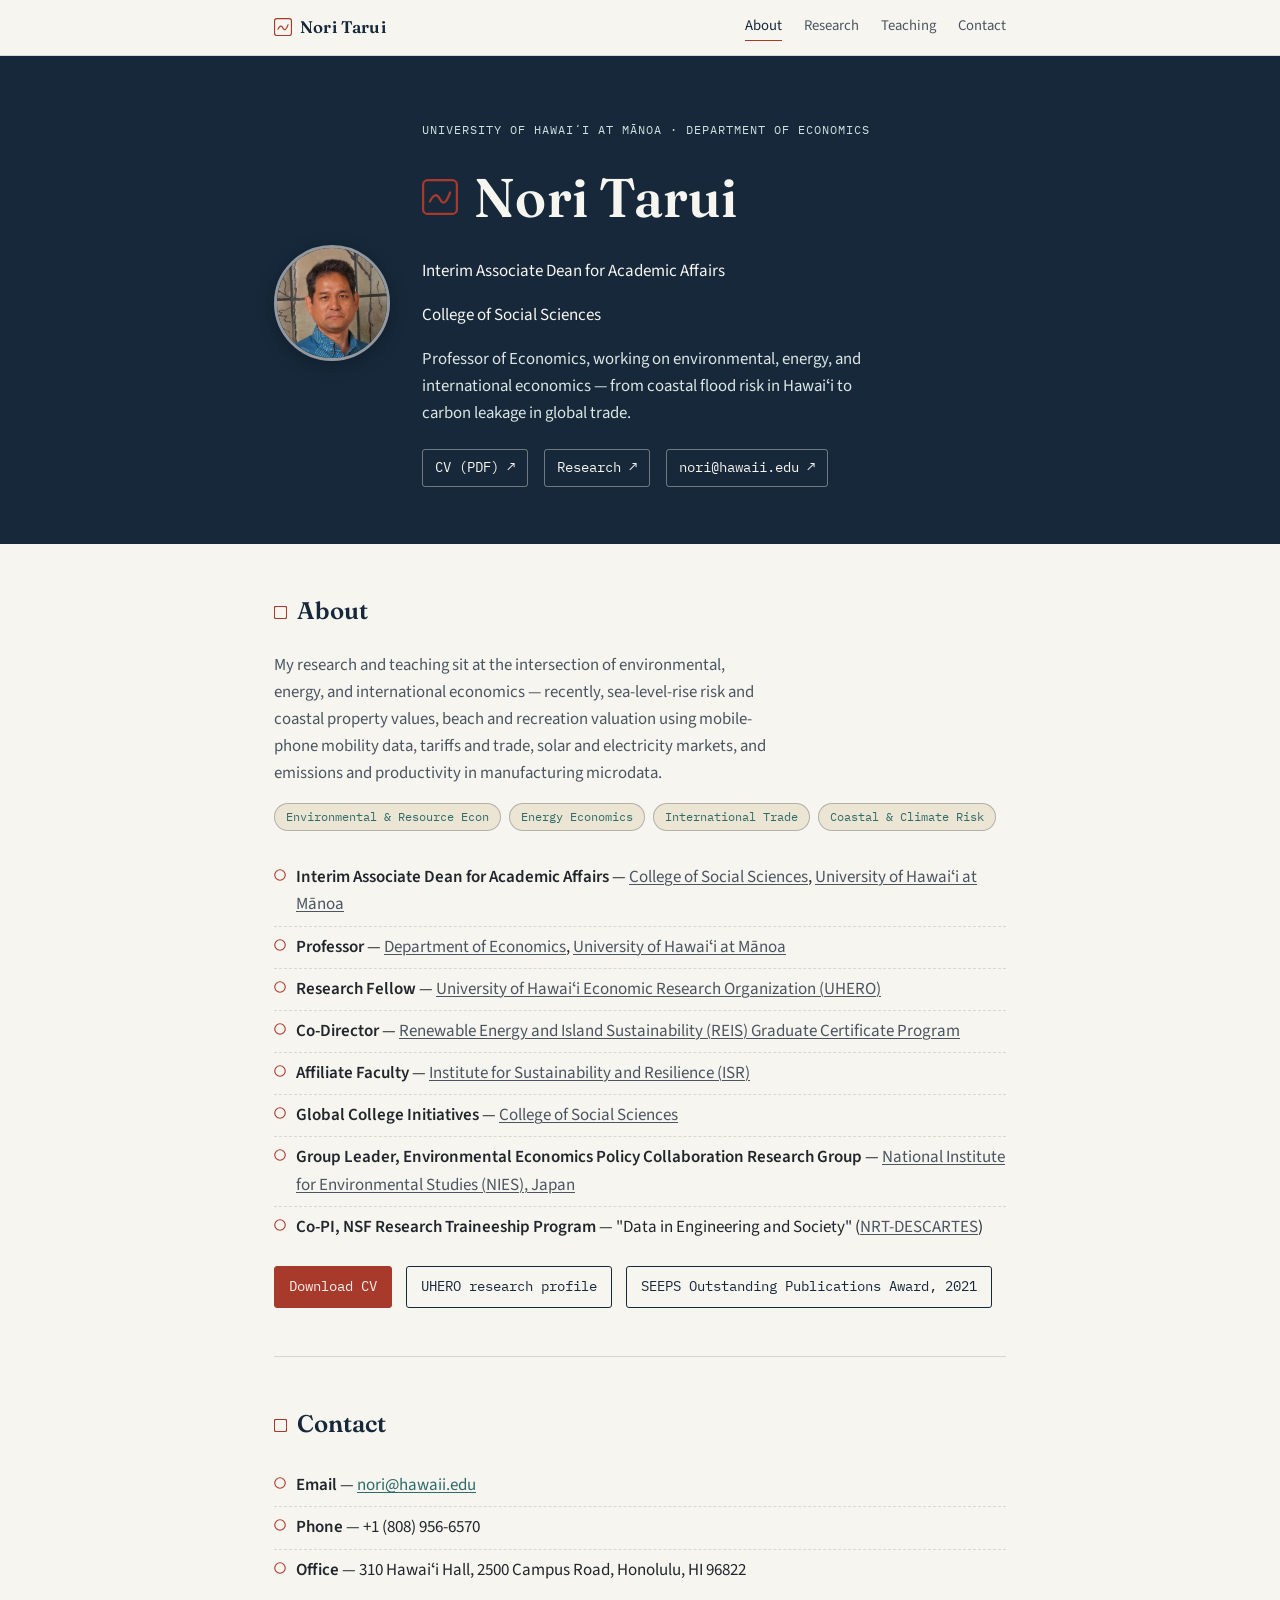
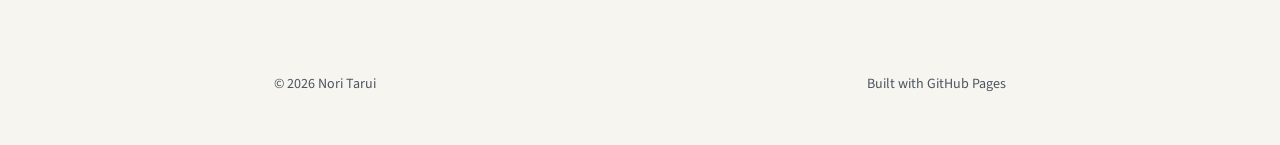
<file: index.html>
<!DOCTYPE html>
<html lang="en">
<head>
<meta charset="UTF-8">
<meta name="viewport" content="width=device-width, initial-scale=1">
<title>Nori Tarui — Economics, University of Hawaiʻi at Mānoa</title>
<meta name="description" content="Nori Tarui is Professor of Economics at the University of Hawaiʻi at Mānoa, working on environmental, energy, and international economics.">
<link rel="preconnect" href="https://fonts.googleapis.com">
<link href="https://fonts.googleapis.com/css2?family=Fraunces:opsz,wght@9..144,500;9..144,600&family=Source+Sans+3:wght@400;600&family=IBM+Plex+Mono:wght@400;500&display=swap" rel="stylesheet">
<link rel="stylesheet" href="style.css">
</head>
<body>

<header class="site-nav">
  <div class="wrap">
    <a class="brand" href="index.html">
      <svg class="hanko" viewBox="0 0 32 32" aria-hidden="true"><rect x="1" y="1" width="30" height="30" rx="4" fill="none" stroke="currentColor" stroke-width="2"/><path d="M7 20 Q 12 10 16 18 T 25 12" fill="none" stroke="currentColor" stroke-width="2" stroke-linecap="round"/></svg>
      Nori Tarui
    </a>
    <nav class="links">
      <a href="index.html" aria-current="page">About</a>
      <a href="research.html">Research</a>
      <a href="teaching.html">Teaching</a>
      <a href="index.html#contact">Contact</a>
    </nav>
  </div>
</header>

<section class="hero">
  <div class="wrap">
    <div class="hero-flex">
      <img src="img/nori-headshot.jpg" alt="Portrait of Nori Tarui" class="headshot">
      <div class="hero-text">
        <p class="eyebrow">University of Hawaiʻi at Mānoa · Department of Economics</p>
        <h1>
          <svg class="hanko" viewBox="0 0 32 32" aria-hidden="true"><rect x="1" y="1" width="30" height="30" rx="4" fill="none" stroke="currentColor" stroke-width="2"/><path d="M7 20 Q 12 10 16 18 T 25 12" fill="none" stroke="currentColor" stroke-width="2" stroke-linecap="round"/></svg>
          Nori Tarui
        </h1>
        <p class="role-title">Interim Associate Dean for Academic Affairs</p>
        <p class="role-title role-org">College of Social Sciences</p>
        <p class="role-line">Professor of Economics, working on environmental, energy, and international economics — from coastal flood risk in Hawaiʻi to carbon leakage in global trade.</p>
        <div class="cta-row">
          <a href="files/CV_Tarui.pdf">CV (PDF) ↗</a>
          <a href="research.html">Research ↗</a>
          <a href="mailto:nori@hawaii.edu">nori@hawaii.edu ↗</a>
        </div>
      </div>
    </div>
  </div>
</section>

<main>
  <div class="wrap">

    <section id="about">
      <div class="section-head">
        <svg class="hanko" viewBox="0 0 32 32" aria-hidden="true"><rect x="1" y="1" width="30" height="30" rx="4" fill="none" stroke="currentColor" stroke-width="3"/></svg>
        <h2 class="section-title">About</h2>
      </div>
      <p class="lede">
        My research and teaching sit at the intersection of environmental, energy, and international economics —
        recently, sea-level-rise risk and coastal property values, beach and recreation valuation using mobile-phone
        mobility data, tariffs and trade, solar and electricity markets, and emissions and productivity in
        manufacturing microdata.
      </p>
      <div class="tags">
        <span class="tag">Environmental &amp; Resource Econ</span>
        <span class="tag">Energy Economics</span>
        <span class="tag">International Trade</span>
        <span class="tag">Coastal &amp; Climate Risk</span>
      </div>

      <ul class="affil-list" style="margin-top:26px;">
        <li>
          <svg class="hanko" viewBox="0 0 32 32" aria-hidden="true"><circle cx="16" cy="16" r="14" fill="none" stroke="currentColor" stroke-width="3"/></svg>
          <span><span class="role">Interim Associate Dean for Academic Affairs </span> — <span class="org"><a href="https://socialsciences.manoa.hawaii.edu/">College of Social Sciences</a>, <a href="http://www.manoa.hawaii.edu/">University of Hawaiʻi at Mānoa</a></span></span>
        </li>
       <li>
          <svg class="hanko" viewBox="0 0 32 32" aria-hidden="true"><circle cx="16" cy="16" r="14" fill="none" stroke="currentColor" stroke-width="3"/></svg>
          <span><span class="role">Professor </span> — <span class="org"><a href="http://www.economics.hawaii.edu/">Department of Economics</a>, <a href="http://www.manoa.hawaii.edu/">University of Hawaiʻi at Mānoa</a></span></span>
        </li>
        <li>
          <svg class="hanko" viewBox="0 0 32 32" aria-hidden="true"><circle cx="16" cy="16" r="14" fill="none" stroke="currentColor" stroke-width="3"/></svg>
          <span><span class="role">Research Fellow</span> — <span class="org"><a href="http://www.uhero.hawaii.edu/">University of Hawaiʻi Economic Research Organization (UHERO)</a></span></span>
        </li>
        <li>
          <svg class="hanko" viewBox="0 0 32 32" aria-hidden="true"><circle cx="16" cy="16" r="14" fill="none" stroke="currentColor" stroke-width="3"/></svg>
          <span><span class="role">Co-Director</span> — <span class="org"><a href="http://socialsciences.hawaii.edu/certificate/reis/">Renewable Energy and Island Sustainability (REIS) Graduate Certificate Program</a></span></span>
        </li>
        <li>
          <svg class="hanko" viewBox="0 0 32 32" aria-hidden="true"><circle cx="16" cy="16" r="14" fill="none" stroke="currentColor" stroke-width="3"/></svg>
          <span><span class="role">Affiliate Faculty</span> — <span class="org"><a href="https://manoa.hawaii.edu/isr/">Institute for Sustainability and Resilience (ISR)</a></span></span>
        </li>
        <li>
          <svg class="hanko" viewBox="0 0 32 32" aria-hidden="true"><circle cx="16" cy="16" r="14" fill="none" stroke="currentColor" stroke-width="3"/></svg>
          <span><span class="role">Global College Initiatives</span> — <span class="org"><a href="https://socialsciences.manoa.hawaii.edu/study-at-css/enrollment-pathways/css-international/">College of Social Sciences</a></span></span>
        </li>
        <li>
          <svg class="hanko" viewBox="0 0 32 32" aria-hidden="true"><circle cx="16" cy="16" r="14" fill="none" stroke="currentColor" stroke-width="3"/></svg>
          <span><span class="role">Group Leader, Environmental Economics Policy Collaboration Research Group</span> — <span class="org"><a href="https://www.nies.go.jp/en/index.html">National Institute for Environmental Studies (NIES), Japan</a></span></span>
        </li>
        <li>
          <svg class="hanko" viewBox="0 0 32 32" aria-hidden="true"><circle cx="16" cy="16" r="14" fill="none" stroke="currentColor" stroke-width="3"/></svg>
          <span><span class="role">Co-PI, NSF Research Traineeship Program</span> — <span class="org">"Data in Engineering and Society" (<a href="https://www.nsf.gov/awardsearch/showAward?AWD_ID=2244574&HistoricalAwards=false">NRT-DESCARTES</a>)</span></span>
        </li>
      </ul>

      <div class="btn-row">
        <a class="btn primary" href="https://www.dropbox.com/scl/fi/9eugtl6t8reowjk72e273/CV_Tarui_July2025.pdf?rlkey=m9nzb2djinzzox61uwovbq0et&st=bqzk2ofy&dl=0">Download CV</a>
        <a class="btn" href="https://uhero.hawaii.edu/category/nori-tarui/">UHERO research profile</a>
        <a class="btn" href="https://www.seeps.org/eng/html/awards/index.html#prizelist">SEEPS Outstanding Publications Award, 2021</a>
      </div>
    </section>

    <section id="contact">
      <div class="section-head">
        <svg class="hanko" viewBox="0 0 32 32" aria-hidden="true"><rect x="1" y="1" width="30" height="30" rx="4" fill="none" stroke="currentColor" stroke-width="3"/></svg>
        <h2 class="section-title">Contact</h2>
      </div>
      <ul class="affil-list">
        <li><svg class="hanko" viewBox="0 0 32 32" aria-hidden="true"><circle cx="16" cy="16" r="14" fill="none" stroke="currentColor" stroke-width="3"/></svg><span><span class="role">Email</span> — <a href="mailto:nori@hawaii.edu">nori@hawaii.edu</a></span></li>
        <li><svg class="hanko" viewBox="0 0 32 32" aria-hidden="true"><circle cx="16" cy="16" r="14" fill="none" stroke="currentColor" stroke-width="3"/></svg><span><span class="role">Phone</span> — +1 (808) 956-6570</span></li>
        <li><svg class="hanko" viewBox="0 0 32 32" aria-hidden="true"><circle cx="16" cy="16" r="14" fill="none" stroke="currentColor" stroke-width="3"/></svg><span><span class="role">Office</span> — 310 Hawaiʻi Hall, 2500 Campus Road, Honolulu, HI 96822</span></li>
      </ul>
    </section>

  </div>
</main>

<footer>
  <div class="wrap">
    <span>© 2026 Nori Tarui</span>
    <span>Built with GitHub Pages</span>
  </div>
</footer>

</body>
</html>
</file>
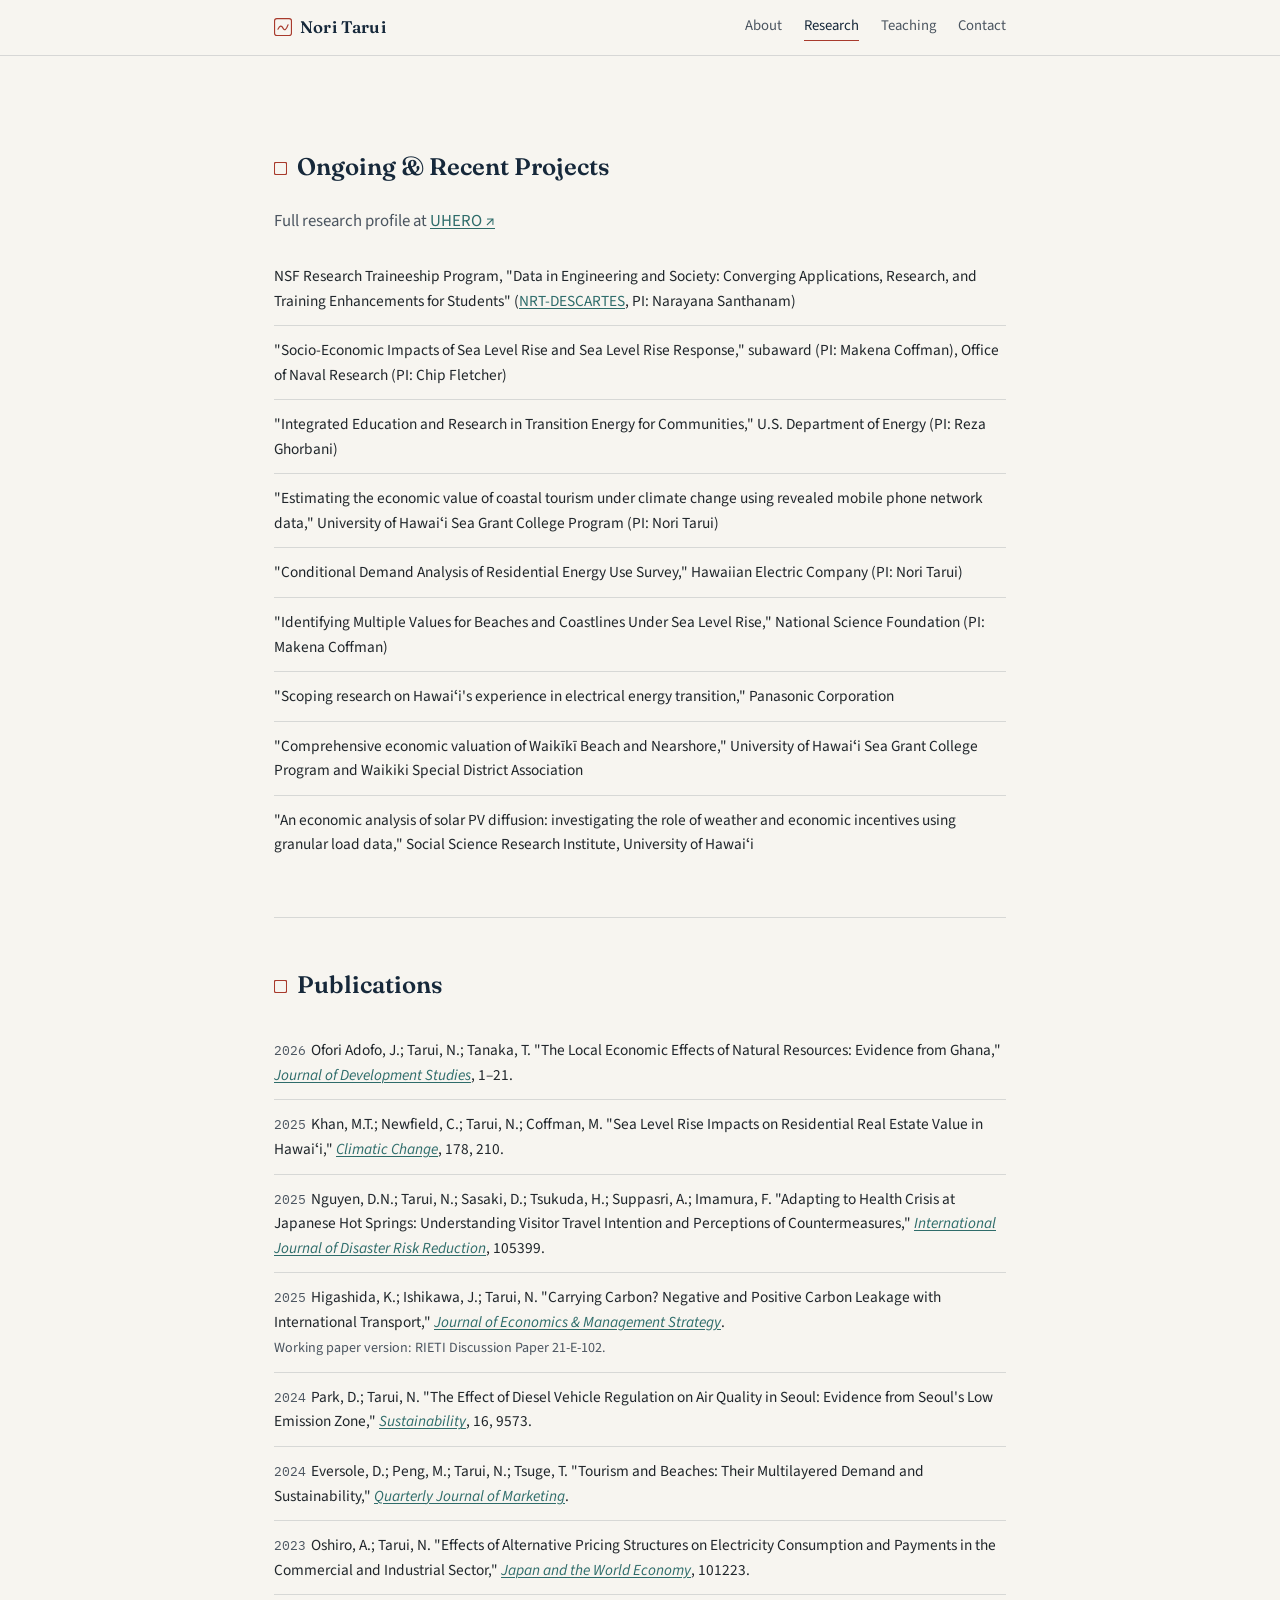
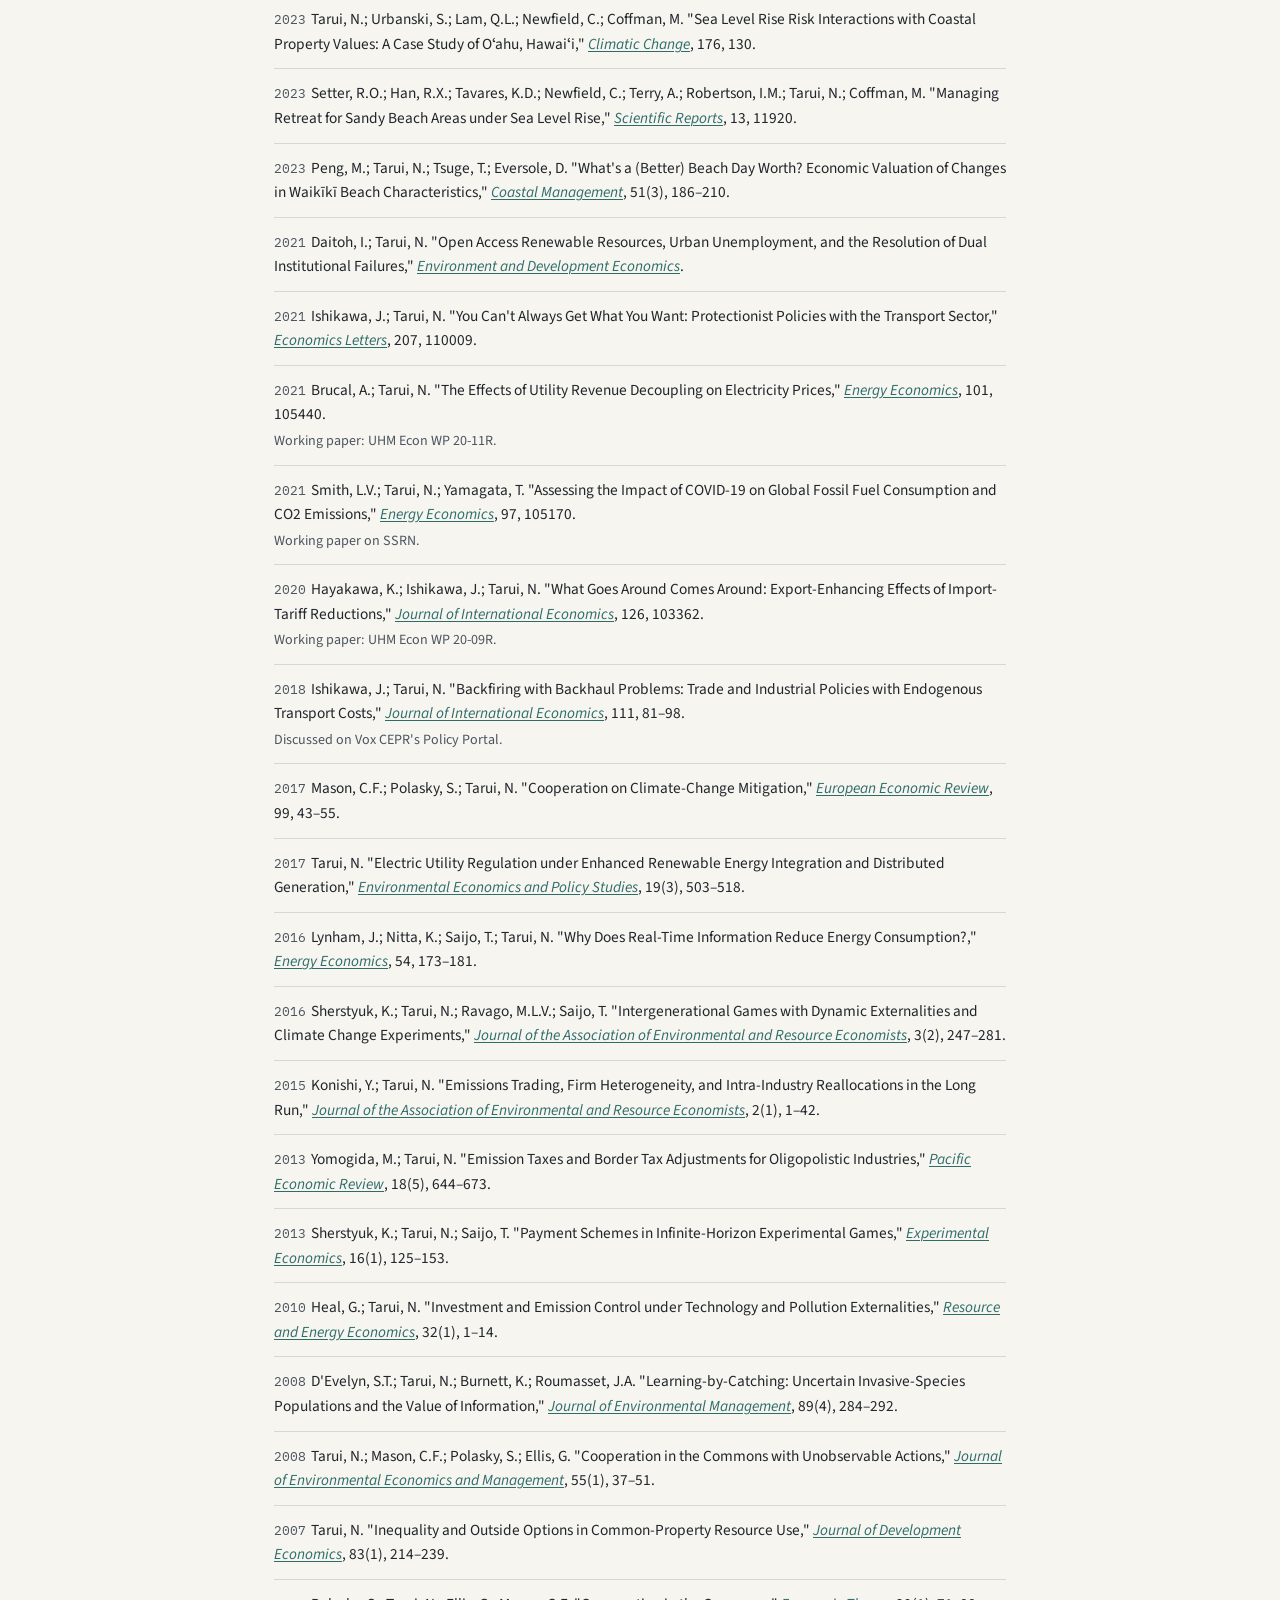
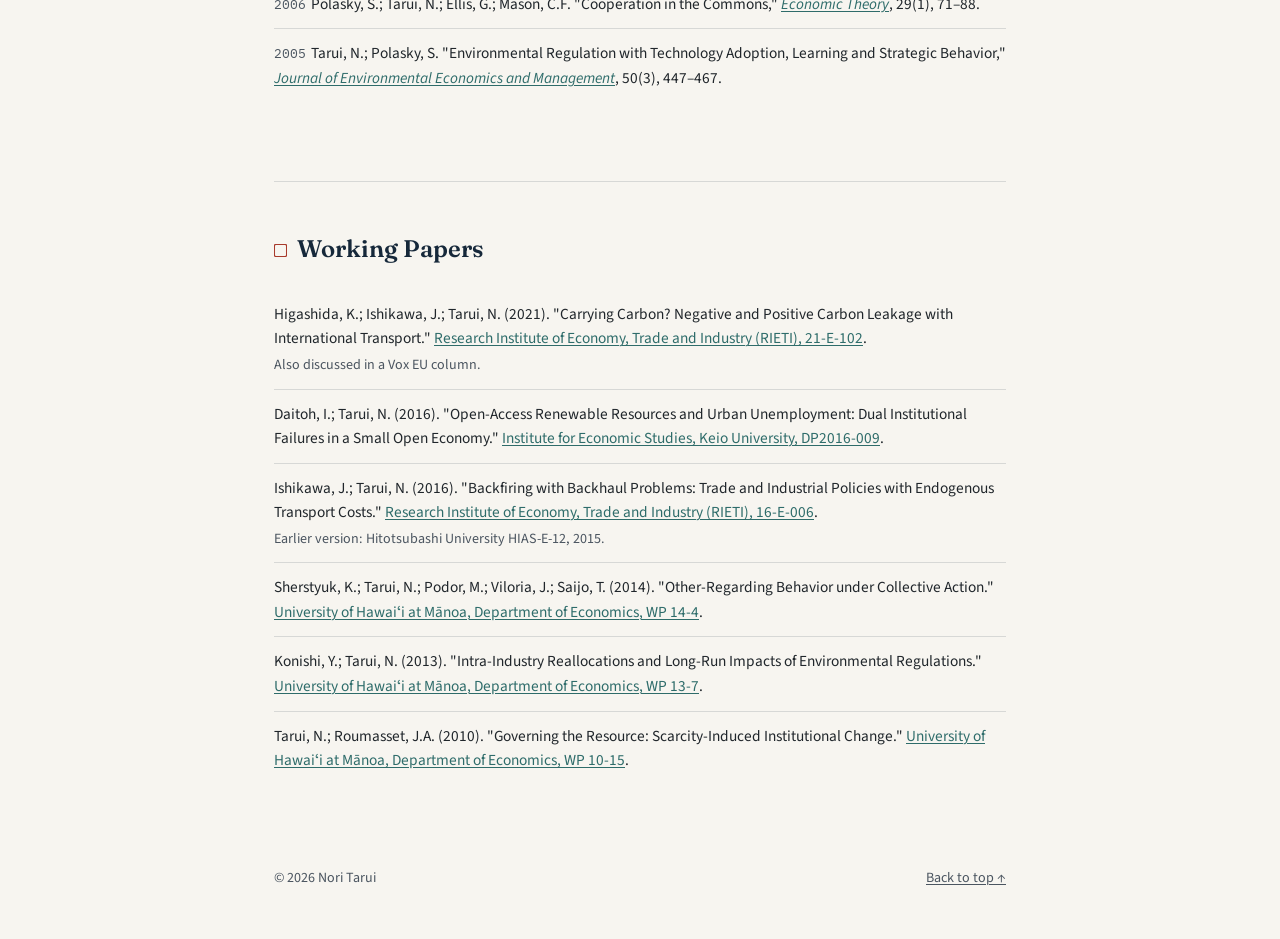
<file: research.html>
<!DOCTYPE html>
<html lang="en">
<head>
<meta charset="UTF-8">
<meta name="viewport" content="width=device-width, initial-scale=1">
<title>Research — Nori Tarui</title>
<meta name="description" content="Research projects and publications by Nori Tarui in environmental, energy, and international economics.">
<link rel="preconnect" href="https://fonts.googleapis.com">
<link href="https://fonts.googleapis.com/css2?family=Fraunces:opsz,wght@9..144,500;9..144,600&family=Source+Sans+3:wght@400;600&family=IBM+Plex+Mono:wght@400;500&display=swap" rel="stylesheet">
<link rel="stylesheet" href="style.css">
</head>
<body>

<header class="site-nav">
  <div class="wrap">
    <a class="brand" href="index.html">
      <svg class="hanko" viewBox="0 0 32 32" aria-hidden="true"><rect x="1" y="1" width="30" height="30" rx="4" fill="none" stroke="currentColor" stroke-width="2"/><path d="M7 20 Q 12 10 16 18 T 25 12" fill="none" stroke="currentColor" stroke-width="2" stroke-linecap="round"/></svg>
      Nori Tarui
    </a>
    <nav class="links">
      <a href="index.html">About</a>
      <a href="research.html" aria-current="page">Research</a>
      <a href="teaching.html">Teaching</a>
      <a href="index.html#contact">Contact</a>
    </nav>
  </div>
</header>

<main>
  <div class="wrap" style="padding-top:44px;">

    <section id="projects">
      <div class="section-head">
        <svg class="hanko" viewBox="0 0 32 32" aria-hidden="true"><rect x="1" y="1" width="30" height="30" rx="4" fill="none" stroke="currentColor" stroke-width="3"/></svg>
        <h2 class="section-title">Ongoing &amp; Recent Projects</h2>
      </div>
      <p class="lede">Full research profile at <a href="https://uhero.hawaii.edu/category/nori-tarui/">UHERO ↗</a></p>
      <ul class="pub-list">
        <li>NSF Research Traineeship Program, "Data in Engineering and Society: Converging Applications, Research, and Training Enhancements for Students" (<a href="https://descartes.manoa.hawaii.edu/">NRT-DESCARTES</a>, PI: Narayana Santhanam)</li>
        <li>"Socio-Economic Impacts of Sea Level Rise and Sea Level Rise Response," subaward (PI: Makena Coffman), Office of Naval Research (PI: Chip Fletcher)</li>
        <li>"Integrated Education and Research in Transition Energy for Communities," U.S. Department of Energy (PI: Reza Ghorbani)</li>
        <li>"Estimating the economic value of coastal tourism under climate change using revealed mobile phone network data," University of Hawaiʻi Sea Grant College Program (PI: Nori Tarui)</li>
        <li>"Conditional Demand Analysis of Residential Energy Use Survey," Hawaiian Electric Company (PI: Nori Tarui)</li>
        <li>"Identifying Multiple Values for Beaches and Coastlines Under Sea Level Rise," National Science Foundation (PI: Makena Coffman)</li>
        <li>"Scoping research on Hawaiʻi's experience in electrical energy transition," Panasonic Corporation</li>
        <li>"Comprehensive economic valuation of Waikīkī Beach and Nearshore," University of Hawaiʻi Sea Grant College Program and Waikiki Special District Association</li>
        <li>"An economic analysis of solar PV diffusion: investigating the role of weather and economic incentives using granular load data," Social Science Research Institute, University of Hawaiʻi</li>
      </ul>
    </section>

    <section id="publications">
      <div class="section-head">
        <svg class="hanko" viewBox="0 0 32 32" aria-hidden="true"><rect x="1" y="1" width="30" height="30" rx="4" fill="none" stroke="currentColor" stroke-width="3"/></svg>
        <h2 class="section-title">Publications</h2>
      </div>

      <div class="pub-group">
        <!-- BIB:PUBLICATIONS:START -->
        <ol class="pub-list">
          <li><span class="yr">2026</span> Ofori Adofo, J.; Tarui, N.; Tanaka, T. "The Local Economic Effects of Natural Resources: Evidence from Ghana," <span class="venue"><a href="https://www.tandfonline.com/doi/full/10.1080/00220388.2026.2651306">Journal of Development Studies</a></span>, 1–21.</li>
          <li><span class="yr">2025</span> Khan, M.T.; Newfield, C.; Tarui, N.; Coffman, M. "Sea Level Rise Impacts on Residential Real Estate Value in Hawaiʻi," <span class="venue"><a href="https://doi.org/10.1007/s10584-025-04020-4">Climatic Change</a></span>, 178, 210.</li>
          <li><span class="yr">2025</span> Nguyen, D.N.; Tarui, N.; Sasaki, D.; Tsukuda, H.; Suppasri, A.; Imamura, F. "Adapting to Health Crisis at Japanese Hot Springs: Understanding Visitor Travel Intention and Perceptions of Countermeasures," <span class="venue"><a href="https://www.sciencedirect.com/science/article/abs/pii/S2212420925002237">International Journal of Disaster Risk Reduction</a></span>, 105399.</li>
          <li><span class="yr">2025</span> Higashida, K.; Ishikawa, J.; Tarui, N. "Carrying Carbon? Negative and Positive Carbon Leakage with International Transport," <span class="venue"><a href="https://doi.org/10.1111/jems.12631">Journal of Economics &amp; Management Strategy</a></span>.
    <p class="pub-note">Working paper version: RIETI Discussion Paper 21-E-102.</p>
  </li>
          <li><span class="yr">2024</span> Park, D.; Tarui, N. "The Effect of Diesel Vehicle Regulation on Air Quality in Seoul: Evidence from Seoul's Low Emission Zone," <span class="venue"><a href="https://doi.org/10.3390/su16219573">Sustainability</a></span>, 16, 9573.</li>
          <li><span class="yr">2024</span> Eversole, D.; Peng, M.; Tarui, N.; Tsuge, T. "Tourism and Beaches: Their Multilayered Demand and Sustainability," <span class="venue"><a href="https://doi.org/10.7222/marketing.2024.044">Quarterly Journal of Marketing</a></span>.</li>
          <li><span class="yr">2023</span> Oshiro, A.; Tarui, N. "Effects of Alternative Pricing Structures on Electricity Consumption and Payments in the Commercial and Industrial Sector," <span class="venue"><a href="https://www.sciencedirect.com/science/article/abs/pii/S092214252300049X">Japan and the World Economy</a></span>, 101223.</li>
          <li><span class="yr">2023</span> Tarui, N.; Urbanski, S.; Lam, Q.L.; Newfield, C.; Coffman, M. "Sea Level Rise Risk Interactions with Coastal Property Values: A Case Study of Oʻahu, Hawaiʻi," <span class="venue"><a href="https://link.springer.com/article/10.1007/s10584-023-03602-4">Climatic Change</a></span>, 176, 130.</li>
          <li><span class="yr">2023</span> Setter, R.O.; Han, R.X.; Tavares, K.D.; Newfield, C.; Terry, A.; Robertson, I.M.; Tarui, N.; Coffman, M. "Managing Retreat for Sandy Beach Areas under Sea Level Rise," <span class="venue"><a href="https://www.nature.com/articles/s41598-023-38939-4">Scientific Reports</a></span>, 13, 11920.</li>
          <li><span class="yr">2023</span> Peng, M.; Tarui, N.; Tsuge, T.; Eversole, D. "What's a (Better) Beach Day Worth? Economic Valuation of Changes in Waikīkī Beach Characteristics," <span class="venue"><a href="https://www.tandfonline.com/doi/full/10.1080/08920753.2023.2211368">Coastal Management</a></span>, 51(3), 186–210.</li>
          <li><span class="yr">2021</span> Daitoh, I.; Tarui, N. "Open Access Renewable Resources, Urban Unemployment, and the Resolution of Dual Institutional Failures," <span class="venue"><a href="https://www.doi.org/10.1017/S1355770X21000334">Environment and Development Economics</a></span>.</li>
          <li><span class="yr">2021</span> Ishikawa, J.; Tarui, N. "You Can't Always Get What You Want: Protectionist Policies with the Transport Sector," <span class="venue"><a href="https://www.sciencedirect.com/science/article/pii/S016517652100286X">Economics Letters</a></span>, 207, 110009.</li>
          <li><span class="yr">2021</span> Brucal, A.; Tarui, N. "The Effects of Utility Revenue Decoupling on Electricity Prices," <span class="venue"><a href="https://www.sciencedirect.com/science/article/pii/S0140988321003303">Energy Economics</a></span>, 101, 105440.
    <p class="pub-note">Working paper: UHM Econ WP 20-11R.</p>
  </li>
          <li><span class="yr">2021</span> Smith, L.V.; Tarui, N.; Yamagata, T. "Assessing the Impact of COVID-19 on Global Fossil Fuel Consumption and CO2 Emissions," <span class="venue"><a href="https://doi.org/10.1016/j.eneco.2021.105170">Energy Economics</a></span>, 97, 105170.
    <p class="pub-note">Working paper on SSRN.</p>
  </li>
          <li><span class="yr">2020</span> Hayakawa, K.; Ishikawa, J.; Tarui, N. "What Goes Around Comes Around: Export-Enhancing Effects of Import-Tariff Reductions," <span class="venue"><a href="https://doi.org/10.1016/j.jinteco.2020.103362">Journal of International Economics</a></span>, 126, 103362.
    <p class="pub-note">Working paper: UHM Econ WP 20-09R.</p>
  </li>
          <li><span class="yr">2018</span> Ishikawa, J.; Tarui, N. "Backfiring with Backhaul Problems: Trade and Industrial Policies with Endogenous Transport Costs," <span class="venue"><a href="https://www.sciencedirect.com/science/article/pii/S0022199617301460">Journal of International Economics</a></span>, 111, 81–98.
    <p class="pub-note">Discussed on Vox CEPR's Policy Portal.</p>
  </li>
          <li><span class="yr">2017</span> Mason, C.F.; Polasky, S.; Tarui, N. "Cooperation on Climate-Change Mitigation," <span class="venue"><a href="http://www.sciencedirect.com/science/article/pii/S0014292117300363">European Economic Review</a></span>, 99, 43–55.</li>
          <li><span class="yr">2017</span> Tarui, N. "Electric Utility Regulation under Enhanced Renewable Energy Integration and Distributed Generation," <span class="venue"><a href="https://link.springer.com/article/10.1007/s10018-017-0183-8">Environmental Economics and Policy Studies</a></span>, 19(3), 503–518.</li>
          <li><span class="yr">2016</span> Lynham, J.; Nitta, K.; Saijo, T.; Tarui, N. "Why Does Real-Time Information Reduce Energy Consumption?," <span class="venue"><a href="http://www.sciencedirect.com/science/article/pii/S0140988315003011">Energy Economics</a></span>, 54, 173–181.</li>
          <li><span class="yr">2016</span> Sherstyuk, K.; Tarui, N.; Ravago, M.L.V.; Saijo, T. "Intergenerational Games with Dynamic Externalities and Climate Change Experiments," <span class="venue"><a href="http://www.journals.uchicago.edu/doi/abs/10.1086/684162">Journal of the Association of Environmental and Resource Economists</a></span>, 3(2), 247–281.</li>
          <li><span class="yr">2015</span> Konishi, Y.; Tarui, N. "Emissions Trading, Firm Heterogeneity, and Intra-Industry Reallocations in the Long Run," <span class="venue"><a href="http://www.jstor.org/stable/10.1086/679752">Journal of the Association of Environmental and Resource Economists</a></span>, 2(1), 1–42.</li>
          <li><span class="yr">2013</span> Yomogida, M.; Tarui, N. "Emission Taxes and Border Tax Adjustments for Oligopolistic Industries," <span class="venue"><a href="http://onlinelibrary.wiley.com/doi/10.1111/1468-0106.12045/abstract">Pacific Economic Review</a></span>, 18(5), 644–673.</li>
          <li><span class="yr">2013</span> Sherstyuk, K.; Tarui, N.; Saijo, T. "Payment Schemes in Infinite-Horizon Experimental Games," <span class="venue"><a href="http://www.springerlink.com/openurl.asp?genre=article&id=doi:10.1007/s10683-012-9323-y">Experimental Economics</a></span>, 16(1), 125–153.</li>
          <li><span class="yr">2010</span> Heal, G.; Tarui, N. "Investment and Emission Control under Technology and Pollution Externalities," <span class="venue"><a href="http://dx.doi.org/10.1016/j.reseneeco.2009.07.003">Resource and Energy Economics</a></span>, 32(1), 1–14.</li>
          <li><span class="yr">2008</span> D'Evelyn, S.T.; Tarui, N.; Burnett, K.; Roumasset, J.A. "Learning-by-Catching: Uncertain Invasive-Species Populations and the Value of Information," <span class="venue"><a href="http://dx.doi.org/10.1016/j.jenvman.2007.04.027">Journal of Environmental Management</a></span>, 89(4), 284–292.</li>
          <li><span class="yr">2008</span> Tarui, N.; Mason, C.F.; Polasky, S.; Ellis, G. "Cooperation in the Commons with Unobservable Actions," <span class="venue"><a href="http://dx.doi.org/10.1016/j.jeem.2007.08.001">Journal of Environmental Economics and Management</a></span>, 55(1), 37–51.</li>
          <li><span class="yr">2007</span> Tarui, N. "Inequality and Outside Options in Common-Property Resource Use," <span class="venue"><a href="http://dx.doi.org/10.1016/j.jdeveco.2006.01.002">Journal of Development Economics</a></span>, 83(1), 214–239.</li>
          <li><span class="yr">2006</span> Polasky, S.; Tarui, N.; Ellis, G.; Mason, C.F. "Cooperation in the Commons," <span class="venue"><a href="http://www.springerlink.com/openurl.asp?genre=article&id=doi:10.1007/s00199-005-0018-x">Economic Theory</a></span>, 29(1), 71–88.</li>
          <li><span class="yr">2005</span> Tarui, N.; Polasky, S. "Environmental Regulation with Technology Adoption, Learning and Strategic Behavior," <span class="venue"><a href="http://dx.doi.org/10.1016/j.jeem.2005.01.004">Journal of Environmental Economics and Management</a></span>, 50(3), 447–467.</li>
        </ol>
<!-- BIB:PUBLICATIONS:END -->
      </div>
    </section>

    <section id="working-papers">
      <div class="section-head">
        <svg class="hanko" viewBox="0 0 32 32" aria-hidden="true"><rect x="1" y="1" width="30" height="30" rx="4" fill="none" stroke="currentColor" stroke-width="3"/></svg>
        <h2 class="section-title">Working Papers</h2>
      </div>
      <!-- BIB:WORKING_PAPERS:START -->
      <ul class="pub-list">
        <li>Higashida, K.; Ishikawa, J.; Tarui, N. (2021). "Carrying Carbon? Negative and Positive Carbon Leakage with International Transport." <a href="https://www.rieti.go.jp/en/publications/summary/21120013.html">Research Institute of Economy, Trade and Industry (RIETI), 21-E-102</a>.
    <p class="pub-note">Also discussed in a Vox EU column.</p>
  </li>
        <li>Daitoh, I.; Tarui, N. (2016). "Open-Access Renewable Resources and Urban Unemployment: Dual Institutional Failures in a Small Open Economy." <a href="http://ies.keio.ac.jp/en/publications/5716">Institute for Economic Studies, Keio University, DP2016-009</a>.</li>
        <li>Ishikawa, J.; Tarui, N. (2016). "Backfiring with Backhaul Problems: Trade and Industrial Policies with Endogenous Transport Costs." <a href="http://www.rieti.go.jp/en/publications/summary/16010011.html">Research Institute of Economy, Trade and Industry (RIETI), 16-E-006</a>.
    <p class="pub-note">Earlier version: Hitotsubashi University HIAS-E-12, 2015.</p>
  </li>
        <li>Sherstyuk, K.; Tarui, N.; Podor, M.; Viloria, J.; Saijo, T. (2014). "Other-Regarding Behavior under Collective Action." <a href="http://www.economics.hawaii.edu/research/workingpapers/WP_14-4.pdf">University of Hawaiʻi at Mānoa, Department of Economics, WP 14-4</a>.</li>
        <li>Konishi, Y.; Tarui, N. (2013). "Intra-Industry Reallocations and Long-Run Impacts of Environmental Regulations." <a href="http://www.economics.hawaii.edu/research/workingpapers/WP_13-7.pdf">University of Hawaiʻi at Mānoa, Department of Economics, WP 13-7</a>.</li>
        <li>Tarui, N.; Roumasset, J.A. (2010). "Governing the Resource: Scarcity-Induced Institutional Change." <a href="http://www.economics.hawaii.edu/research/workingpapers/WP_10-15.pdf">University of Hawaiʻi at Mānoa, Department of Economics, WP 10-15</a>.</li>
      </ul>
<!-- BIB:WORKING_PAPERS:END -->
    </section>

  </div>
</main>

<footer>
  <div class="wrap">
    <span>© 2026 Nori Tarui</span>
    <span><a href="index.html">Back to top ↑</a></span>
  </div>
</footer>

</body>
</html>
</file>
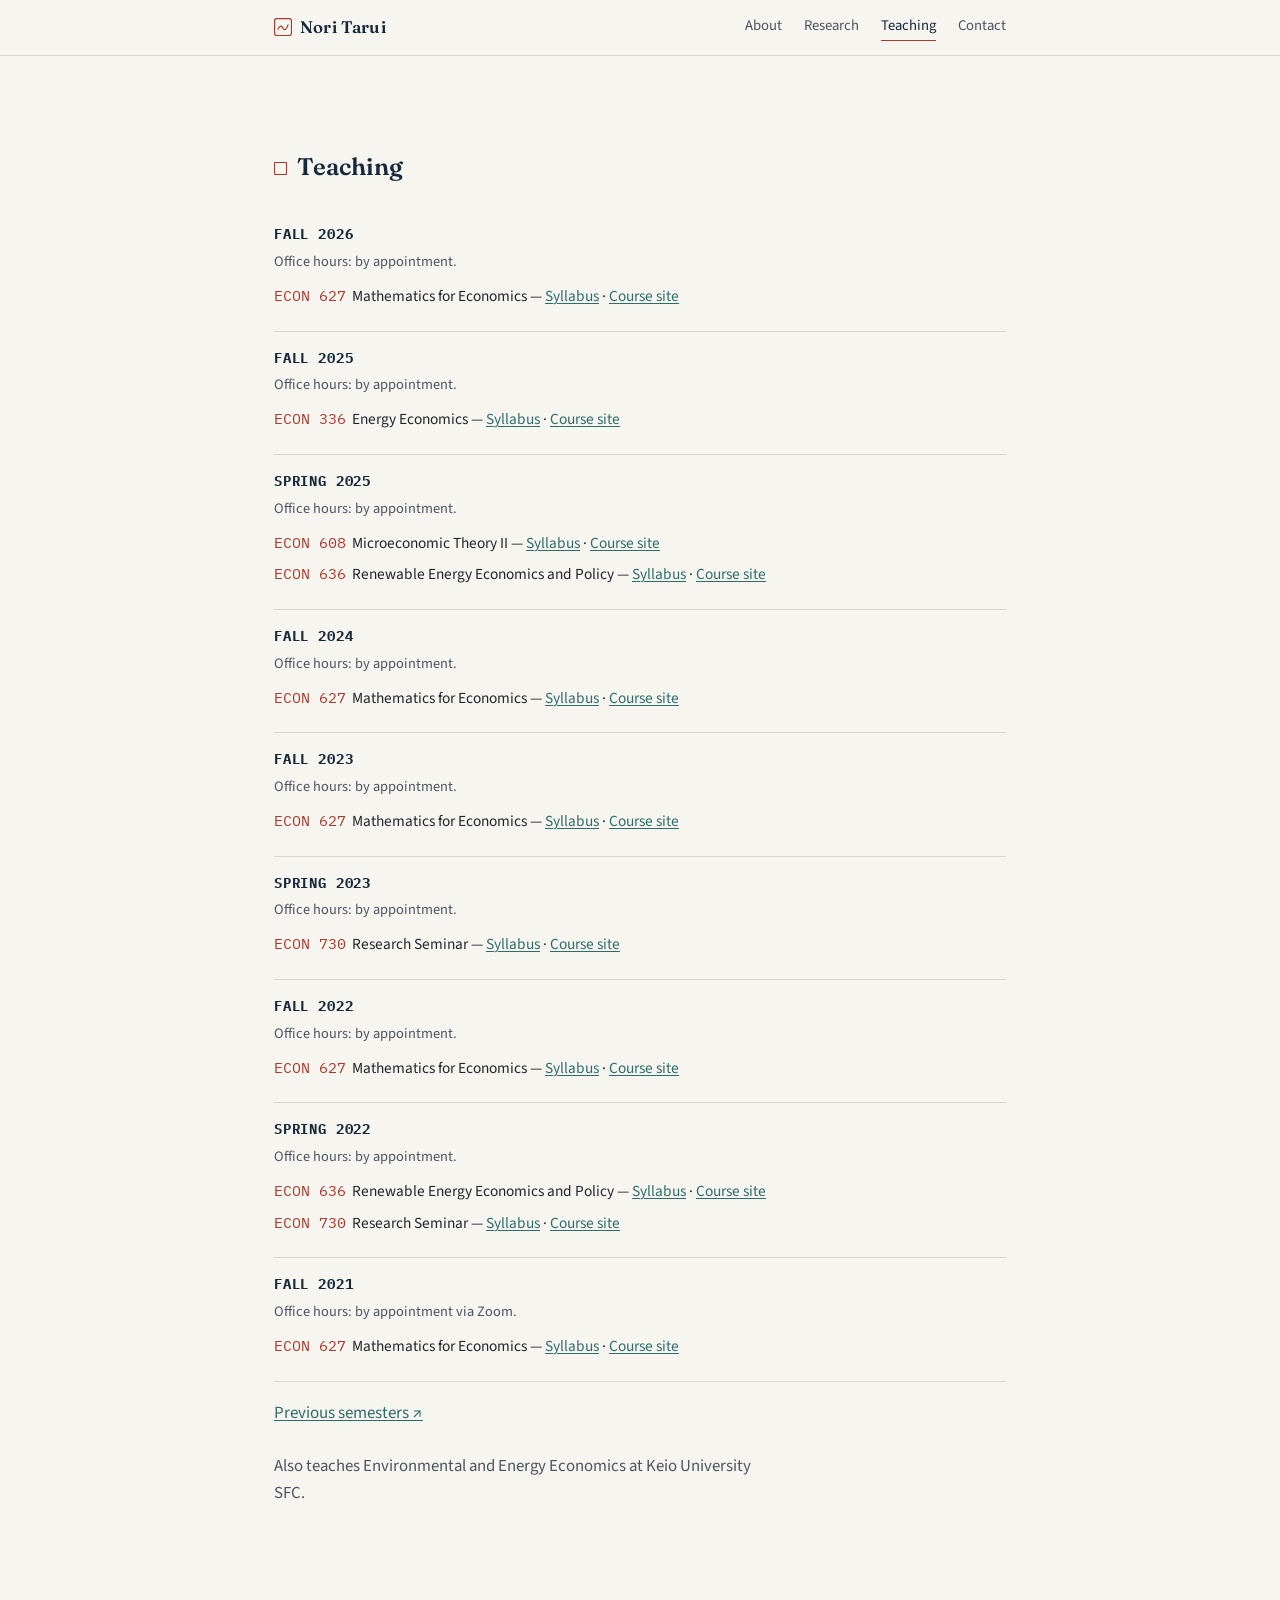
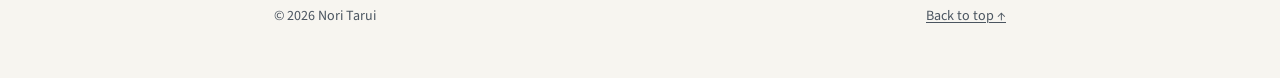
<file: teaching.html>
<!DOCTYPE html>
<html lang="en">
<head>
<meta charset="UTF-8">
<meta name="viewport" content="width=device-width, initial-scale=1">
<title>Teaching — Nori Tarui</title>
<meta name="description" content="Courses taught by Nori Tarui at the University of Hawaiʻi at Mānoa and Keio University SFC.">
<link rel="preconnect" href="https://fonts.googleapis.com">
<link href="https://fonts.googleapis.com/css2?family=Fraunces:opsz,wght@9..144,500;9..144,600&family=Source+Sans+3:wght@400;600&family=IBM+Plex+Mono:wght@400;500&display=swap" rel="stylesheet">
<link rel="stylesheet" href="style.css">
</head>
<body>

<header class="site-nav">
  <div class="wrap">
    <a class="brand" href="index.html">
      <svg class="hanko" viewBox="0 0 32 32" aria-hidden="true"><rect x="1" y="1" width="30" height="30" rx="4" fill="none" stroke="currentColor" stroke-width="2"/><path d="M7 20 Q 12 10 16 18 T 25 12" fill="none" stroke="currentColor" stroke-width="2" stroke-linecap="round"/></svg>
      Nori Tarui
    </a>
    <nav class="links">
      <a href="index.html">About</a>
      <a href="research.html">Research</a>
      <a href="teaching.html" aria-current="page">Teaching</a>
      <a href="index.html#contact">Contact</a>
    </nav>
  </div>
</header>

<main>
  <div class="wrap" style="padding-top:44px;">
    <section>
      <div class="section-head">
        <svg class="hanko" viewBox="0 0 32 32" aria-hidden="true"><rect x="1" y="1" width="30" height="30" rx="4" fill="none" stroke="currentColor" stroke-width="3"/></svg>
        <h2 class="section-title">Teaching</h2>
      </div>

      <div class="term">
        <h3>Fall  2026</h3>
        <p class="office-hours">Office hours: by appointment.</p>
        <p class="course"><span class="code">ECON 627</span>Mathematics for Economics — <a href="https://docs.google.com/document/d/1hOoQ0rpk41GKatM8PQtYBQBjJWiU-uGsUXKPMGnJKEo/edit?usp=sharing">Syllabus</a> · <a href="https://lamaku.hawaii.edu/d2l/login">Course site</a></p>
      </div>

      <div class="term">
        <h3>Fall  2025</h3>
        <p class="office-hours">Office hours: by appointment.</p>
        <p class="course"><span class="code">ECON 336</span>Energy Economics — <a href="https://docs.google.com/document/d/1x2_kiwK8YJD5qWbDlVhDgAMGSpDp_ml6ad4YjVEr4DQ/edit?usp=sharing">Syllabus</a> · <a href="https://lamaku.hawaii.edu/d2l/login">Course site</a></p>
      </div>

      <div class="term">
        <h3>Spring  2025</h3>
        <p class="office-hours">Office hours: by appointment.</p>
        <p class="course"><span class="code">ECON 608</span>Microeconomic Theory II — <a href="https://docs.google.com/document/d/1WTo4weWmQAYk4WK-iyXITlijzQSCWLoocOkaMvT9RV8/edit?usp=sharing">Syllabus</a> · <a href="https://laulima.hawaii.edu/portal">Course site</a></p>
        <p class="course"><span class="code">ECON 636</span>Renewable Energy Economics and Policy — <a href="https://docs.google.com/document/d/1aViSNHFnAUYxfHRX5UAQqe6yRwXm4BNZ/edit?usp=sharing&ouid=105405180026345022694&rtpof=true&sd=true">Syllabus</a> · <a href="https://laulima.hawaii.edu/portal">Course site</a></p>
      </div>

      <div class="term">
        <h3>Fall  2024</h3>
        <p class="office-hours">Office hours: by appointment.</p>
        <p class="course"><span class="code">ECON 627</span>Mathematics for Economics — <a href="https://drive.google.com/file/d/1j3PmBHsfws-sP96IiZSRd1YA4HLA7vzy/view?usp=sharing">Syllabus</a> · <a href="https://laulima.hawaii.edu/portal">Course site</a></p>
      </div>

      <div class="term">
        <h3>Fall 2023</h3>
        <p class="office-hours">Office hours: by appointment.</p>
        <p class="course"><span class="code">ECON 627</span>Mathematics for Economics — <a href="https://drive.google.com/file/d/1j3PmBHsfws-sP96IiZSRd1YA4HLA7vzy/view?usp=sharing">Syllabus</a> · <a href="https://laulima.hawaii.edu/portal">Course site</a></p>
      </div>

      <div class="term">
        <h3>Spring 2023</h3>
        <p class="office-hours">Office hours: by appointment.</p>
        <p class="course"><span class="code">ECON 730</span>Research Seminar — <a href="https://drive.google.com/file/d/1KVqAwYhpgksWlYPXVAKXAVmLuRVX3UHi/view?usp=sharing">Syllabus</a> · <a href="https://laulima.hawaii.edu/portal">Course site</a></p>
      </div>

      <div class="term">
        <h3>Fall 2022</h3>
        <p class="office-hours">Office hours: by appointment.</p>
        <p class="course"><span class="code">ECON 627</span>Mathematics for Economics — <a href="https://drive.google.com/file/d/1j3PmBHsfws-sP96IiZSRd1YA4HLA7vzy/view?usp=sharing">Syllabus</a> · <a href="https://laulima.hawaii.edu/portal">Course site</a></p>
      </div>

      <div class="term">
        <h3>Spring 2022</h3>
        <p class="office-hours">Office hours: by appointment.</p>
        <p class="course"><span class="code">ECON 636</span>Renewable Energy Economics and Policy — <a href="https://934a082a-17ff-437f-9f81-1740a9129b4f.filesusr.com/ugd/75dc54_55edaefd89bb4e58a378665442f17d47.pdf">Syllabus</a> · <a href="https://laulima.hawaii.edu/portal">Course site</a></p>
        <p class="course"><span class="code">ECON 730</span>Research Seminar — <a href="https://drive.google.com/file/d/1KVqAwYhpgksWlYPXVAKXAVmLuRVX3UHi/view?usp=sharing">Syllabus</a> · <a href="https://laulima.hawaii.edu/portal">Course site</a></p>
      </div>

      <div class="term">
        <h3>Fall 2021</h3>
        <p class="office-hours">Office hours: by appointment via Zoom.</p>
        <p class="course"><span class="code">ECON 627</span>Mathematics for Economics — <a href="https://drive.google.com/file/d/1j3PmBHsfws-sP96IiZSRd1YA4HLA7vzy/view?usp=sharing">Syllabus</a> · <a href="https://laulima.hawaii.edu/portal">Course site</a></p>
      </div>

      <p style="margin-top:18px;"><a href="http://www2.hawaii.edu/~nori/past-teaching.html">Previous semesters ↗</a></p>

      <p class="lede" style="margin-top:26px;">Also teaches Environmental and Energy Economics at Keio University SFC.</p>
    </section>
  </div>
</main>

<footer>
  <div class="wrap">
    <span>© 2026 Nori Tarui</span>
    <span><a href="index.html">Back to top ↑</a></span>
  </div>
</footer>

</body>
</html>
</file>
<file: style.css>
/* =========================================================
   Nori Tarui — academic homepage
   Tokens
   ========================================================= */
:root {
  --paper: #f7f5f0;
  --paper-alt: #ece5d4;
  --ink: #20262b;
  --ink-soft: #4b5560;
  --navy: #16283a;
  --teal: #2e6c6a;
  --hanko: #a83a2c;
  --line: rgba(22, 40, 58, 0.14);
  --line-strong: rgba(22, 40, 58, 0.28);

  --display: "Fraunces", "Iowan Old Style", ui-serif, Georgia, serif;
  --body: "Source Sans 3", "Inter", system-ui, sans-serif;
  --mono: "IBM Plex Mono", ui-monospace, monospace;

  --max: 780px;
}

* { box-sizing: border-box; }

html { scroll-behavior: smooth; }

body {
  margin: 0;
  background: var(--paper);
  color: var(--ink);
  font-family: var(--body);
  font-size: 17px;
  line-height: 1.6;
  -webkit-font-smoothing: antialiased;
}

a {
  color: var(--teal);
  text-decoration-thickness: 1px;
  text-underline-offset: 2px;
}
a:hover { color: var(--hanko); }

a:focus-visible,
button:focus-visible {
  outline: 2px solid var(--hanko);
  outline-offset: 2px;
}

.wrap {
  max-width: var(--max);
  margin: 0 auto;
  padding: 0 24px;
}

/* ---------- Hanko signature mark ----------
   A small stamp motif standing in for a seal/chop —
   used at full size once in the hero, and as a bullet
   glyph everywhere lists need a marker. */
.hanko {
  display: inline-block;
  flex: none;
  color: var(--hanko);
}

/* ---------- Nav ---------- */
header.site-nav {
  border-bottom: 1px solid var(--line);
  position: sticky;
  top: 0;
  background: rgba(247, 245, 240, 0.92);
  backdrop-filter: saturate(140%) blur(6px);
  z-index: 10;
}
header.site-nav .wrap {
  display: flex;
  align-items: center;
  justify-content: space-between;
  padding-top: 14px;
  padding-bottom: 14px;
}
.brand {
  font-family: var(--display);
  font-weight: 600;
  font-size: 1.05rem;
  letter-spacing: 0.01em;
  color: var(--navy);
  text-decoration: none;
  display: flex;
  align-items: center;
  gap: 8px;
}
.brand:hover { color: var(--navy); }
.brand .hanko { width: 18px; height: 18px; }

nav.links { display: flex; gap: 22px; }
nav.links a {
  color: var(--ink-soft);
  font-size: 0.92rem;
  text-decoration: none;
  padding-bottom: 2px;
  border-bottom: 1px solid transparent;
}
nav.links a:hover,
nav.links a[aria-current="page"] {
  color: var(--navy);
  border-bottom-color: var(--hanko);
}

/* ---------- Hero ---------- */
.hero {
  position: relative;
  overflow: hidden;
  border-bottom: 1px solid var(--line);
  background: var(--navy);
  color: var(--paper);
}
.hero .contours {
  position: absolute;
  inset: 0;
  width: 100%;
  height: 100%;
  opacity: 0.35;
}
.hero .wrap {
  position: relative;
  padding-top: 64px;
  padding-bottom: 56px;
}
.hero-flex {
  display: flex;
  align-items: center;
  gap: 32px;
}
.headshot {
  flex: none;
  width: 116px;
  height: 116px;
  border-radius: 50%;
  object-fit: cover;
  border: 3px solid rgba(247, 245, 240, 0.55);
  box-shadow: 0 4px 18px rgba(0, 0, 0, 0.25);
}
.hero-text { min-width: 0; }
.hero .eyebrow {
  font-family: var(--mono);
  font-size: 0.78rem;
  letter-spacing: 0.08em;
  text-transform: uppercase;
  color: #cfe0dd;
  margin: 0 0 14px;
}
.hero h1 {
  font-family: var(--display);
  font-weight: 600;
  font-size: clamp(2.4rem, 6vw, 3.4rem);
  letter-spacing: 0.005em;
  margin: 0 0 6px;
  display: flex;
  align-items: center;
  gap: 16px;
}
.hero .hanko { width: 36px; height: 36px; }
.hero .role-line {
  font-size: 1.05rem;
  color: #dbe6e4;
  max-width: 56ch;
  margin: 0 0 22px;
}
.hero .cta-row { display: flex; gap: 16px; flex-wrap: wrap; }
.hero .cta-row a {
  font-family: var(--mono);
  font-size: 0.85rem;
  color: var(--paper);
  border: 1px solid rgba(247,245,240,0.4);
  border-radius: 3px;
  padding: 7px 12px;
  text-decoration: none;
}
.hero .cta-row a:hover {
  border-color: var(--hanko);
  color: var(--paper);
  background: rgba(168,58,44,0.25);
}

/* ---------- Sections ---------- */
main section {
  padding: 48px 0;
  border-bottom: 1px solid var(--line);
}
main section:last-of-type { border-bottom: none; }

.section-head {
  display: flex;
  align-items: baseline;
  gap: 10px;
  margin-bottom: 22px;
}
.section-head .hanko { width: 13px; height: 13px; }
h2.section-title {
  font-family: var(--display);
  font-size: 1.5rem;
  font-weight: 600;
  color: var(--navy);
  margin: 0;
}

.affil-list { list-style: none; margin: 0; padding: 0; }
.affil-list li {
  display: flex;
  gap: 10px;
  align-items: flex-start;
  padding: 7px 0;
  border-bottom: 1px dashed var(--line);
}
.affil-list li:last-child { border-bottom: none; }
.affil-list .hanko { width: 12px; height: 12px; margin-top: 5px; }
.affil-list .role { font-weight: 600; color: var(--ink); }
.affil-list .org a { color: var(--ink-soft); }
.affil-list .org a:hover { color: var(--hanko); }

.lede {
  font-size: 1.05rem;
  color: var(--ink-soft);
  max-width: 62ch;
}

.tags { display: flex; flex-wrap: wrap; gap: 8px; margin-top: 4px; }
.tag {
  font-family: var(--mono);
  font-size: 0.78rem;
  color: var(--teal);
  border: 1px solid var(--line-strong);
  border-radius: 999px;
  padding: 3px 11px;
  background: var(--paper-alt);
}

.btn-row { display: flex; gap: 14px; flex-wrap: wrap; margin-top: 18px; }
.btn {
  display: inline-flex;
  align-items: center;
  gap: 8px;
  font-family: var(--mono);
  font-size: 0.85rem;
  padding: 9px 14px;
  border-radius: 3px;
  text-decoration: none;
  border: 1px solid var(--navy);
  color: var(--navy);
}
.btn:hover { background: var(--navy); color: var(--paper); }
.btn.primary { background: var(--hanko); border-color: var(--hanko); color: var(--paper); }
.btn.primary:hover { background: #8c3125; border-color: #8c3125; }

/* ---------- Publications / project lists ---------- */
.pub-group { margin-bottom: 30px; }
.pub-group h3 {
  font-family: var(--mono);
  font-size: 0.82rem;
  text-transform: uppercase;
  letter-spacing: 0.08em;
  color: var(--teal);
  margin: 0 0 14px;
}
ol.pub-list, ul.pub-list {
  list-style: none;
  margin: 0;
  padding: 0;
  counter-reset: pub;
}
ol.pub-list li, ul.pub-list li {
  padding: 12px 0;
  border-bottom: 1px solid var(--line);
  font-size: 0.96rem;
}
ol.pub-list li:last-child, ul.pub-list li:last-child { border-bottom: none; }
.pub-list .yr {
  font-family: var(--mono);
  font-size: 0.8rem;
  color: var(--ink-soft);
  margin-right: 2px;
}
.pub-list .venue { font-style: italic; color: var(--ink-soft); }
.pub-note { font-size: 0.88rem; color: var(--ink-soft); margin: 3px 0 0 0; }

/* ---------- Teaching term blocks ---------- */
.term {
  padding: 16px 0;
  border-bottom: 1px solid var(--line);
}
.term:last-child { border-bottom: none; }
.term h3 {
  font-family: var(--mono);
  font-size: 0.85rem;
  letter-spacing: 0.06em;
  text-transform: uppercase;
  color: var(--navy);
  margin: 0 0 4px;
}
.term .office-hours { font-size: 0.9rem; color: var(--ink-soft); margin: 0 0 10px; }
.course { margin: 6px 0; font-size: 0.96rem; }
.course .code { font-family: var(--mono); color: var(--hanko); margin-right: 6px; }

/* ---------- Footer ---------- */
footer {
  padding: 34px 0 50px;
  color: var(--ink-soft);
  font-size: 0.88rem;
}
footer .wrap { display: flex; justify-content: space-between; flex-wrap: wrap; gap: 12px; }
footer a { color: var(--ink-soft); }
footer a:hover { color: var(--hanko); }

@media (max-width: 640px) {
  nav.links { gap: 14px; }
  .hero h1 { gap: 10px; }
  .hero-flex { flex-direction: column; align-items: flex-start; gap: 18px; }
  .headshot { width: 88px; height: 88px; }
  footer .wrap { flex-direction: column; }
}
</file>
